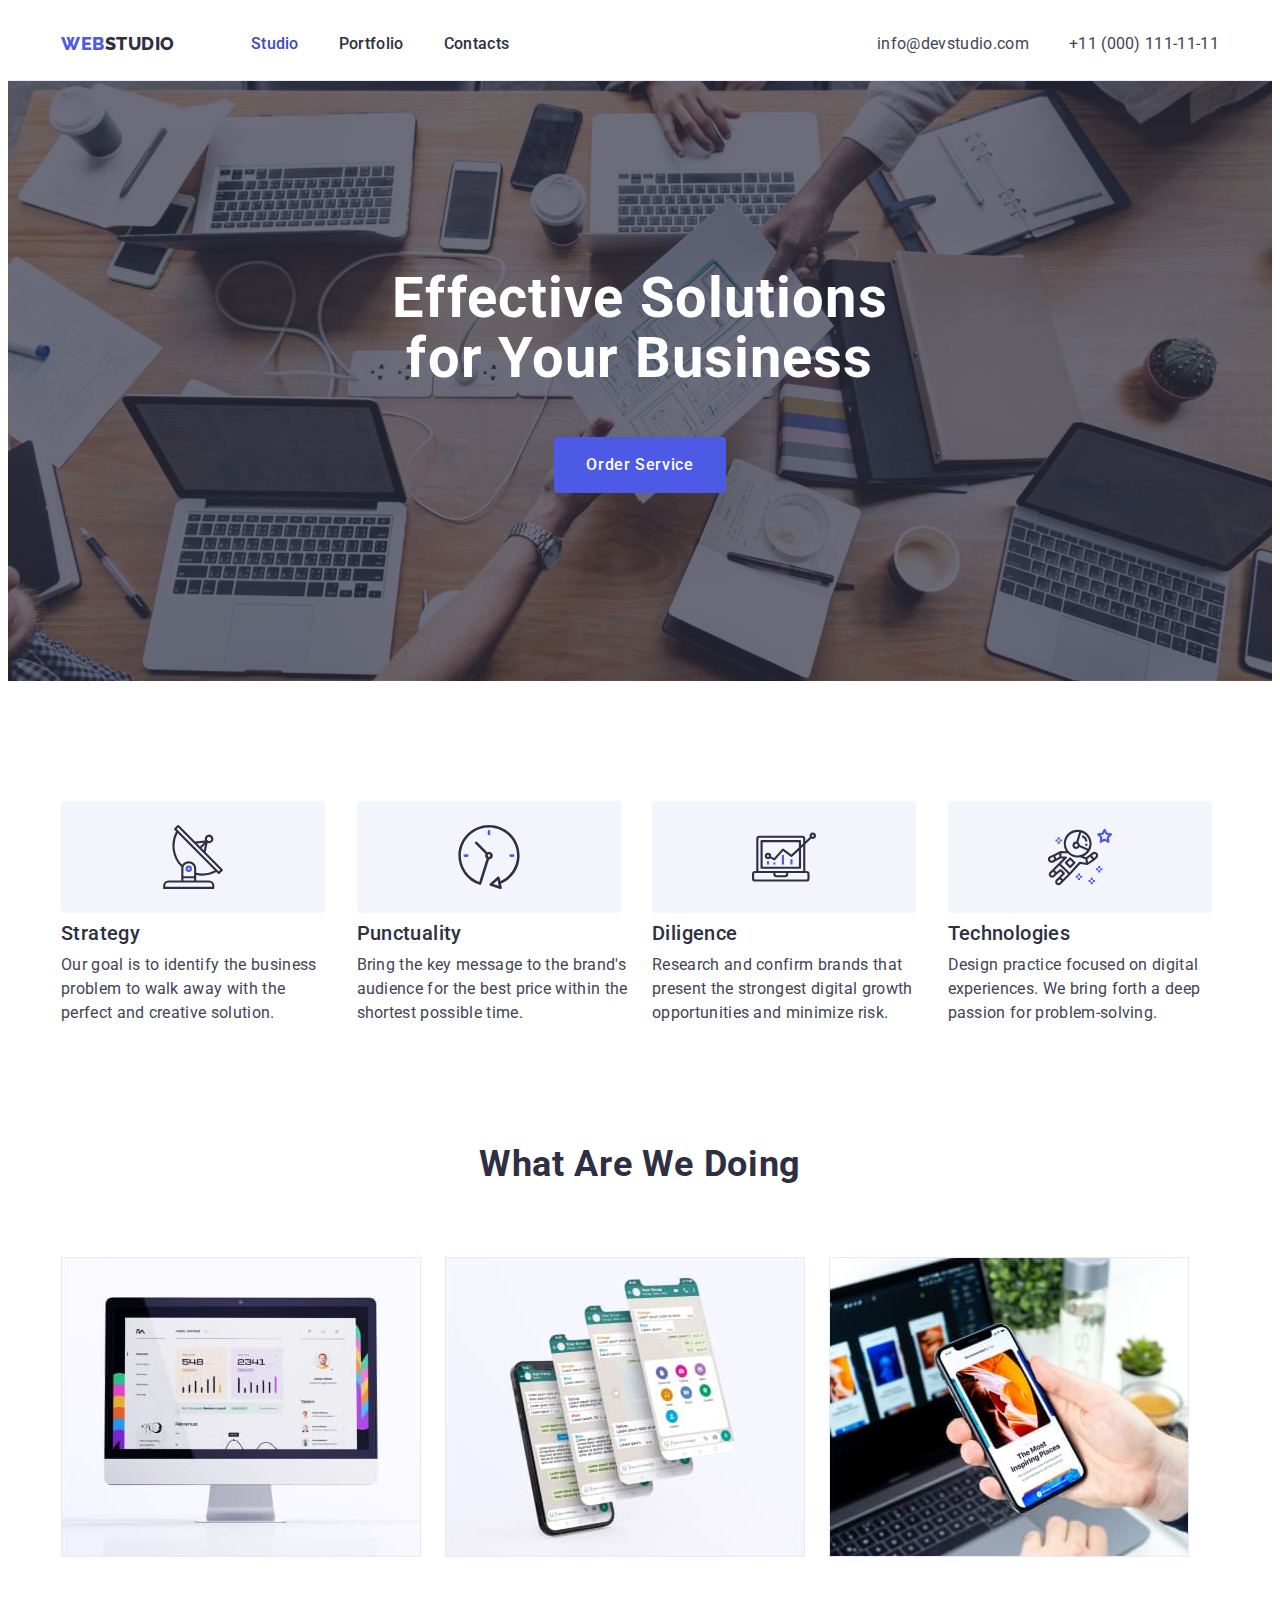
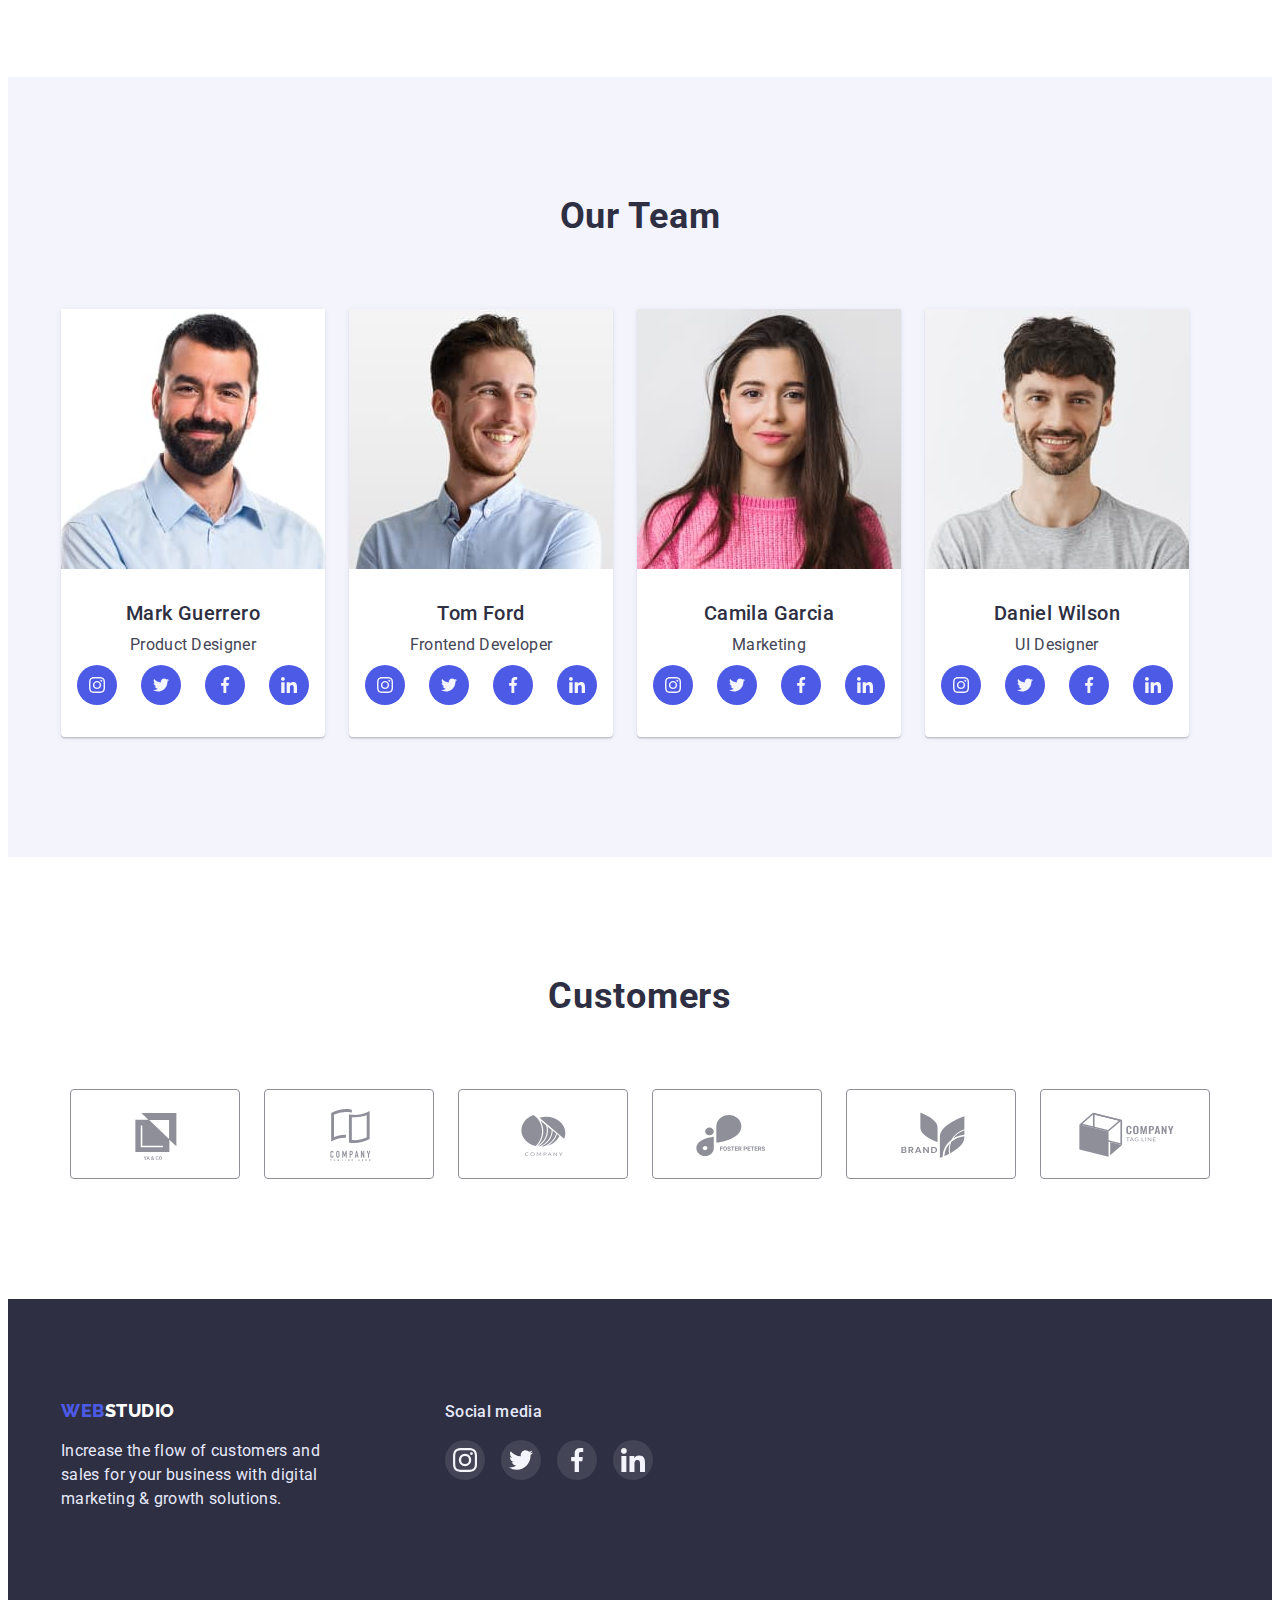
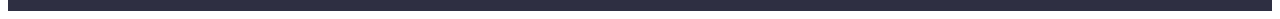
<file: index.html>
<!DOCTYPE html>
<html lang="en">
  <head>
    <meta charset="UTF-8" />
    <meta http-equiv="X-UA-Compatible" content="IE=edge" />
    <meta name="viewport" content="width=device-width, initial-scale=1.0" />
    <title>Studio</title>
    <link rel="preconnect" href="https://fonts.googleapis.com" />
    <link rel="preconnect" href="https://fonts.gstatic.com" crossorigin />
    <link
      href="https://fonts.googleapis.com/css2?family=Raleway:wght@800&family=Roboto:wght@400;500;700;900&display=swap"
      rel="stylesheet"
    />
    <link
      rel="stylesheet"
      href="https://cdnjs.cloudflare.com/ajax/libs/modern-normalize/1.1.0/modern-normalize.min.css"
      integrity="sha512-wpPYUAdjBVSE4KJnH1VR1HeZfpl1ub8YT/NKx4PuQ5NmX2tKuGu6U/JRp5y+Y8XG2tV+wKQpNHVUX03MfMFn9Q=="
      crossorigin="anonymous"
      referrerpolicy="no-referrer"
    />
    <link rel="stylesheet" href="./css/styles.css" />
  </head>
  <body>
    <header class="page-header">
      <div class="container header-container">
        <nav class="page-nav">
          <a class="logo-light-background logo" href="./index.html"
            ><span class="logo-first">Web</span>Studio</a
          >
          <ul class="page-menu list">
            <li class="menu-item">
              <a class="menu-link link current" href="./index.html">Studio</a>
            </li>
            <li class="menu-item">
              <a class="menu-link link" href="./portfolio.html">Portfolio</a>
            </li>
            <li class="menu-item">
              <a class="menu-link link" href="./index.html">Contacts</a>
            </li>
          </ul>
        </nav>
        <address>
          <ul class="address-list list">
            <li class="address-item">
              <a class="address-link link text" href="mailto:info@devstudio.com"
                >info@devstudio.com</a
              >
            </li>
            <li class="address-item">
              <a class="address-link link text" href="tel:+110001111111"
                >+11 (000) 111-11-11</a
              >
            </li>
          </ul>
        </address>
      </div>
    </header>
    <main>
      <section class="page-hero">
        <div class="container">
          <h1 class="hero-title">Effective Solutions for Your Business</h1>
          <button class="hero-button btn" type="button">Order Service</button>
        </div>
      </section>
      <section class="section">
        <div class="container">
          <h2 class="visually-hidden">Our advantages</h2>
          <ul class="advantages-list list">
            <li class="advantages-item">
              <div class="icons-advantages-border">
                <svg class="icons-advantages">
                  <use href="./images/icons.svg#icon-strategy"></use>
                </svg>
              </div>
              <h3 class="under-subtitle">Strategy</h3>
              <p class="text">
                Our goal is to identify the business problem to walk away with
                the perfect and creative solution.
              </p>
            </li>
            <li class="advantages-item">
              <div class="icons-advantages-border">
                <svg class="icons-advantages">
                  <use href="./images/icons.svg#icon-punctuality"></use>
                </svg>
              </div>
              <h3 class="under-subtitle">Punctuality</h3>
              <p class="text">
                Bring the key message to the brand's audience for the best price
                within the shortest possible time.
              </p>
            </li>
            <li class="advantages-item">
              <div class="icons-advantages-border">
                <svg class="icons-advantages">
                  <use href="./images/icons.svg#icon-diligence"></use>
                </svg>
              </div>
              <h3 class="under-subtitle">Diligence</h3>
              <p class="text">
                Research and confirm brands that present the strongest digital
                growth opportunities and minimize risk.
              </p>
            </li>
            <li class="advantages-item">
              <div class="icons-advantages-border">
                <svg class="icons-advantages">
                  <use href="./images/icons.svg#icon-technologies"></use>
                </svg>
              </div>
              <h3 class="under-subtitle">Technologies</h3>
              <p class="text">
                Design practice focused on digital experiences. We bring forth a
                deep passion for problem-solving.
              </p>
            </li>
          </ul>
        </div>
      </section>
      <section class="page-works section">
        <div class="container">
          <h2 class="subtitle">What are we doing</h2>
          <ul class="works-list list">
            <li>
              <img
                src="./images/works/websites.jpg"
                alt="website on a computer"
                width="360"
                height="300"
              />
            </li>
            <li>
              <img
                src="./images/works/bots.jpg"
                alt="open chats on phone"
                width="360"
                height="300"
              />
            </li>
            <li>
              <img
                src="./images/works/apps.jpg"
                alt="open app on phone"
                width="360"
                height="300"
              />
            </li>
          </ul>
        </div>
      </section>
      <section class="page-team section">
        <div class="container">
          <h2 class="subtitle">Our Team</h2>
          <ul class="team-list list">
            <li class="team-item">
              <img
                src="./images/team/Mark-Guerrero.jpg"
                alt="pictured Mark Guerrero"
                width="264"
                height="260"
              />
              <div class="team-card-wrapper">
                <h3 class="under-subtitle">Mark Guerrero</h3>
                <p class="text">Product Designer</p>
                <ul class="social-list-team list">
                  <li class="social-item-team">
                    <a href="#" class="social-links-team">
                      <svg class="social-icons-team">
                        <use href="./images/icons.svg#icon-instagram"></use>
                      </svg>
                    </a>
                  </li>
                  <li class="social-item-team">
                    <a href="#" class="social-links-team">
                      <svg class="social-icons-team">
                        <use href="./images/icons.svg#icon-twitter"></use>
                      </svg>
                    </a>
                  </li>
                  <li class="social-item-team">
                    <a href="#" class="social-links-team">
                      <svg class="social-icons-team">
                        <use href="./images/icons.svg#icon-facebook"></use>
                      </svg>
                    </a>
                  </li>
                  <li class="social-item-team">
                    <a href="#" class="social-links-team">
                      <svg class="social-icons-team">
                        <use href="./images/icons.svg#icon-linkedin"></use>
                      </svg>
                    </a>
                  </li>
                </ul>
              </div>
            </li>
            <li class="team-item">
              <img
                src="./images/team/Tom-Ford.jpg"
                alt="pictured Tom Ford"
                width="264"
                height="260"
              />
              <div class="team-card-wrapper">
                <h3 class="under-subtitle">Tom Ford</h3>
                <p class="text">Frontend Developer</p>
                <ul class="social-list-team list">
                  <li class="social-item-team">
                    <a href="#" class="social-links-team">
                      <svg class="social-icons-team">
                        <use href="./images/icons.svg#icon-instagram"></use>
                      </svg>
                    </a>
                  </li>
                  <li class="social-item-team">
                    <a href="#" class="social-links-team">
                      <svg class="social-icons-team">
                        <use href="./images/icons.svg#icon-twitter"></use>
                      </svg>
                    </a>
                  </li>
                  <li class="social-item-team">
                    <a href="#" class="social-links-team">
                      <svg class="social-icons-team">
                        <use href="./images/icons.svg#icon-facebook"></use>
                      </svg>
                    </a>
                  </li>
                  <li class="social-item-team">
                    <a href="#" class="social-links-team">
                      <svg class="social-icons-team">
                        <use href="./images/icons.svg#icon-linkedin"></use>
                      </svg>
                    </a>
                  </li>
                </ul>
              </div>
            </li>
            <li class="team-item">
              <img
                src="./images/team/Camila-Garcia.jpg"
                alt="pictured Camila Garcia"
                width="264"
                height="260"
              />
              <div class="team-card-wrapper">
                <h3 class="under-subtitle">Camila Garcia</h3>
                <p class="text">Marketing</p>
                <ul class="social-list-team list">
                  <li class="social-item-team">
                    <a href="#" class="social-links-team">
                      <svg class="social-icons-team">
                        <use href="./images/icons.svg#icon-instagram"></use>
                      </svg>
                    </a>
                  </li>
                  <li class="social-item-team">
                    <a href="#" class="social-links-team">
                      <svg class="social-icons-team">
                        <use href="./images/icons.svg#icon-twitter"></use>
                      </svg>
                    </a>
                  </li>
                  <li class="social-item-team">
                    <a href="#" class="social-links-team">
                      <svg class="social-icons-team">
                        <use href="./images/icons.svg#icon-facebook"></use>
                      </svg>
                    </a>
                  </li>
                  <li class="social-item-team">
                    <a href="#" class="social-links-team">
                      <svg class="social-icons-team">
                        <use href="./images/icons.svg#icon-linkedin"></use>
                      </svg>
                    </a>
                  </li>
                </ul>
              </div>
            </li>
            <li class="team-item">
              <img
                src="./images/team/Daniel-Wilson.jpg"
                alt="pictured Daniel Wilson"
                width="264"
                height="260"
              />
              <div class="team-card-wrapper">
                <h3 class="under-subtitle">Daniel Wilson</h3>
                <p class="text">UI Designer</p>
                <ul class="social-list-team list">
                  <li class="social-item-team">
                    <a href="#" class="social-links-team">
                      <svg class="social-icons-team">
                        <use href="./images/icons.svg#icon-instagram"></use>
                      </svg>
                    </a>
                  </li>
                  <li class="social-item-team">
                    <a href="#" class="social-links-team">
                      <svg class="social-icons-team">
                        <use href="./images/icons.svg#icon-twitter"></use>
                      </svg>
                    </a>
                  </li>
                  <li class="social-item-team">
                    <a href="#" class="social-links-team">
                      <svg class="social-icons-team">
                        <use href="./images/icons.svg#icon-facebook"></use>
                      </svg>
                    </a>
                  </li>
                  <li class="social-item-team">
                    <a href="#" class="social-links-team">
                      <svg class="social-icons-team">
                        <use href="./images/icons.svg#icon-linkedin"></use>
                      </svg>
                    </a>
                  </li>
                </ul>
              </div>
            </li>
          </ul>
        </div>
      </section>
      <section class="section">
        <div class="container">
          <h2 class="subtitle">Customers</h2>
          <ul class="customers-list list">
            <li class="customers-item">
              <a class="customers-link" href="#">
                <svg class="customers-icon">
                  <use href="./images/icons.svg#icon-customers-1"></use>
                </svg>
              </a>
            </li>
            <li class="customers-item">
              <a class="customers-link" href="#"
                ><svg class="customers-icon">
                  <use href="./images/icons.svg#icon-customers-2"></use>
                </svg>
              </a>
            </li>
            <li class="customers-item">
              <a class="customers-link" href="#"
                ><svg class="customers-icon">
                  <use href="./images/icons.svg#icon-customers-3"></use>
                </svg>
              </a>
            </li>
            <li class="customers-item">
              <a class="customers-link" href="#"
                ><svg class="customers-icon">
                  <use href="./images/icons.svg#icon-customers-4"></use>
                </svg>
              </a>
            </li>
            <li class="customers-item">
              <a class="customers-link" href="#"
                ><svg class="customers-icon">
                  <use href="./images/icons.svg#icon-customers-5"></use>
                </svg>
              </a>
            </li>
            <li class="customers-item">
              <a class="customers-link" href="#"
                ><svg class="customers-icon">
                  <use href="./images/icons.svg#icon-customers-6"></use>
                </svg>
              </a>
            </li>
          </ul>
        </div>
      </section>
    </main>
    <footer class="footer">
      <div class="footer-container container">
        <div class="footer-about">
          <a class="logo-dark-background logo" href="./index.html"
            ><span class="logo-first">Web</span>Studio</a
          >
          <p class="footer-text text">
            Increase the flow of customers and sales for your business with
            digital marketing & growth solutions.
          </p>
        </div>
        <div>
          <p class="social-link-text text">Social media</p>
          <ul class="social-list-footer list">
            <li class="social-item-footer">
              <a class="social-links-footer" href="#">
                <svg class="social-icon-footer">
                  <use href="./images/icons.svg#icon-instagram"></use>
                </svg>
              </a>
            </li>
            <li class="social-item-footer">
              <a class="social-links-footer" href="#">
                <svg class="social-icon-footer">
                  <use href="./images/icons.svg#icon-twitter"></use>
                </svg>
              </a>
            </li>
            <li class="social-item-footer">
              <a class="social-links-footer" href="#">
                <svg class="social-icon-footer">
                  <use href="./images/icons.svg#icon-facebook"></use>
                </svg>
              </a>
            </li>
            <li class="social-item-footer">
              <a class="social-links-footer" href="#">
                <svg class="social-icon-footer">
                  <use href="./images/icons.svg#icon-linkedin"></use>
                </svg>
              </a>
            </li>
          </ul>
        </div>
      </div>
    </footer>
  </body>
</html>
</file>
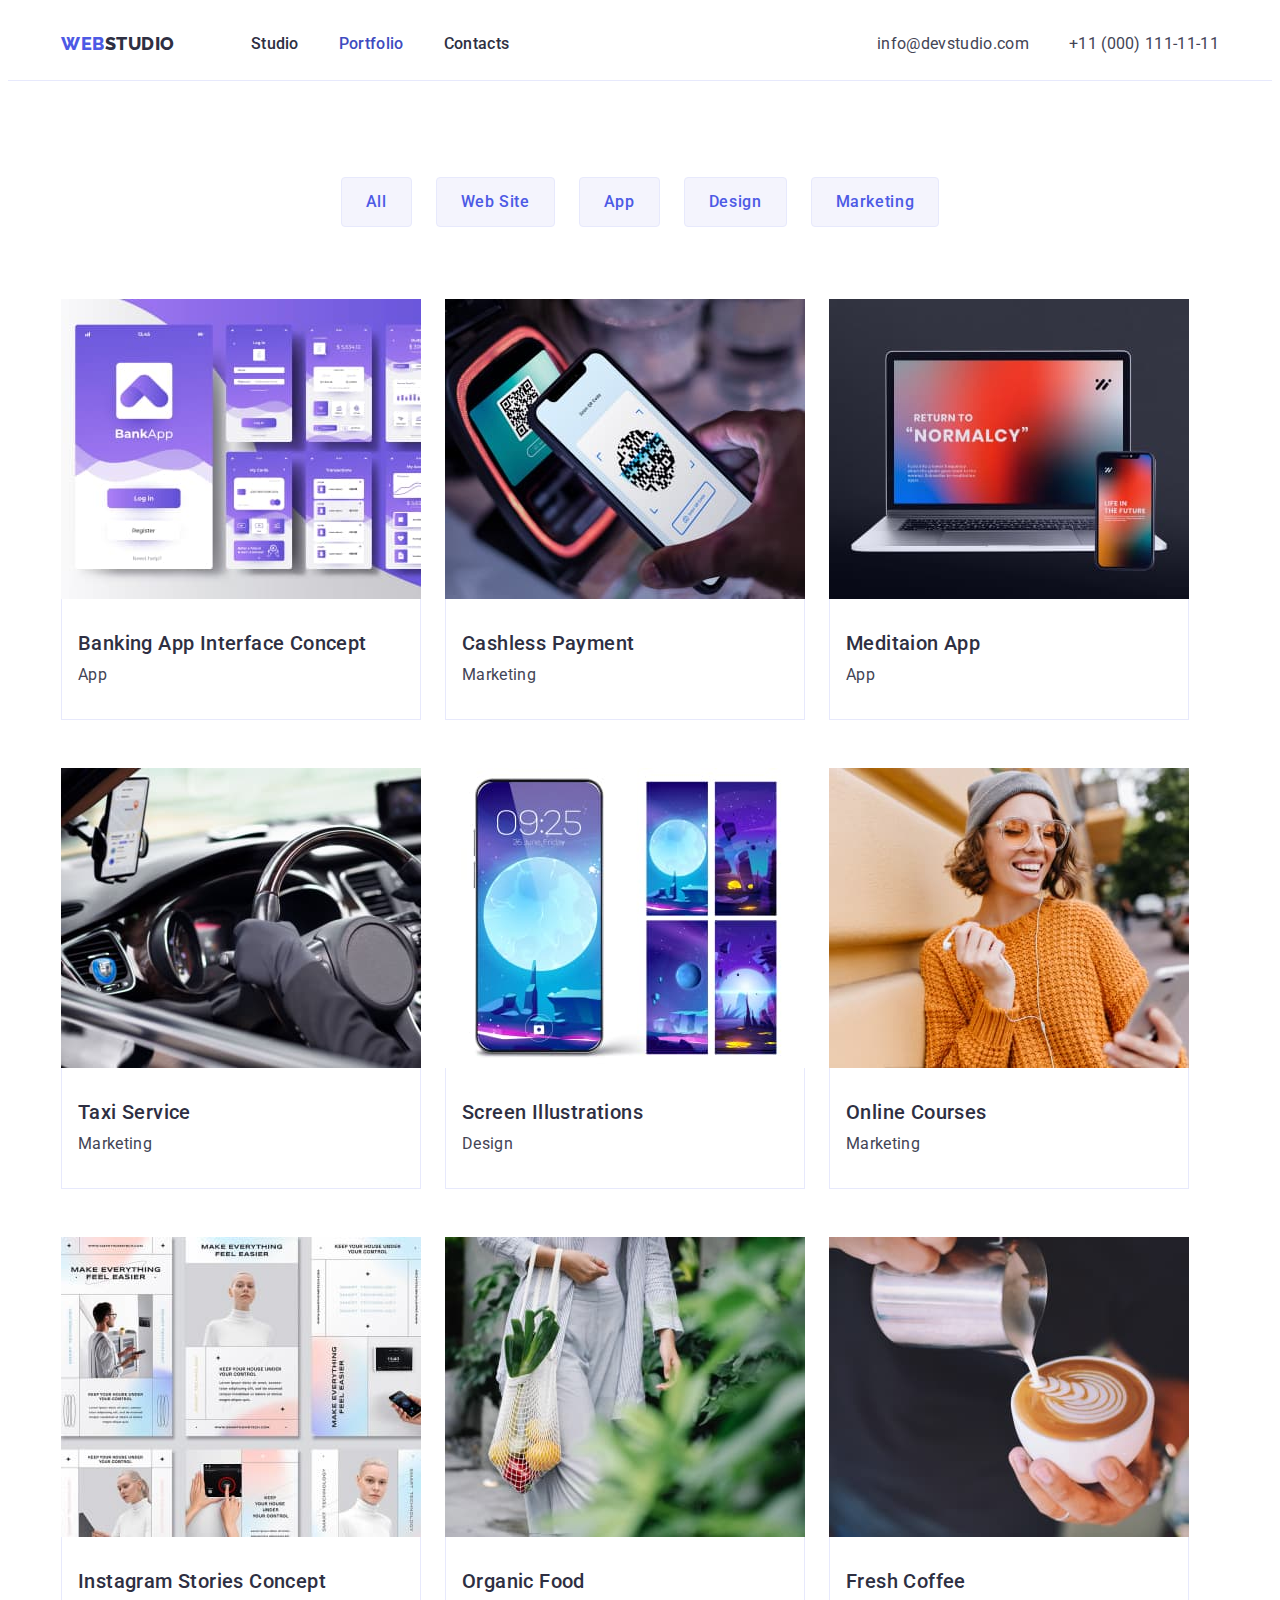
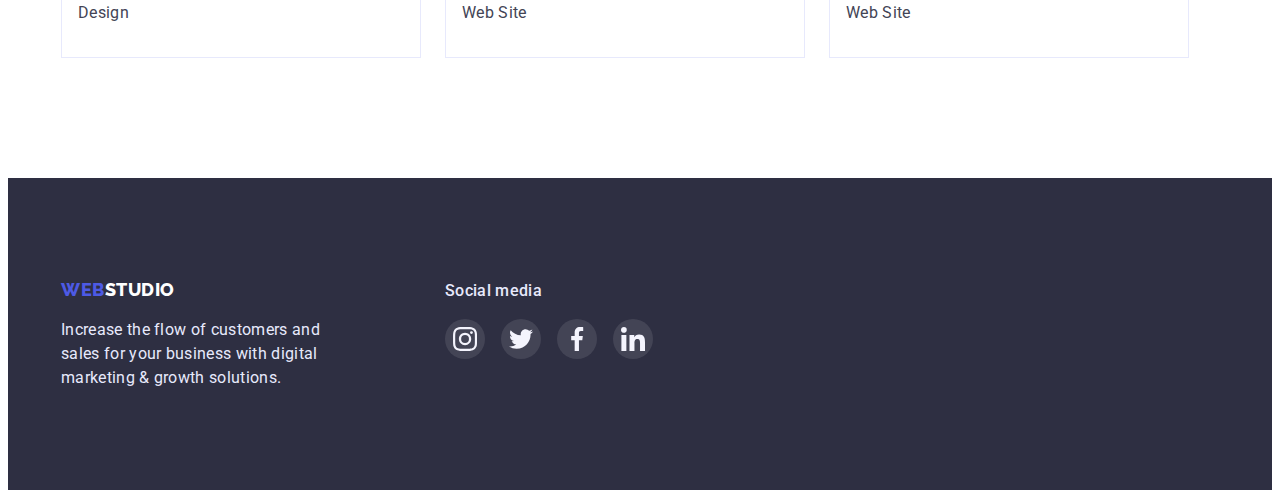
<file: portfolio.html>
<!DOCTYPE html>
<html lang="en">
  <head>
    <meta charset="UTF-8" />
    <meta http-equiv="X-UA-Compatible" content="IE=edge" />
    <meta name="viewport" content="width=device-width, initial-scale=1.0" />
    <title>Portfolio</title>
    <link rel="preconnect" href="https://fonts.googleapis.com" />
    <link rel="preconnect" href="https://fonts.gstatic.com" crossorigin />
    <link
      href="https://fonts.googleapis.com/css2?family=Raleway:wght@800&family=Roboto:wght@400;500;700;900&display=swap"
      rel="stylesheet"
    />
    <link
      rel="stylesheet"
      href="https://cdnjs.cloudflare.com/ajax/libs/modern-normalize/1.1.0/modern-normalize.min.css"
      integrity="sha512-wpPYUAdjBVSE4KJnH1VR1HeZfpl1ub8YT/NKx4PuQ5NmX2tKuGu6U/JRp5y+Y8XG2tV+wKQpNHVUX03MfMFn9Q=="
      crossorigin="anonymous"
      referrerpolicy="no-referrer"
    />
    <link rel="stylesheet" href="./css/styles.css" />
  </head>
  <body>
    <header class="page-header">
      <div class="container header-container">
        <nav class="page-nav">
          <a class="logo-light-background logo" href="./index.html"
            ><span class="logo-first">Web</span>Studio</a
          >
          <ul class="page-menu list">
            <li class="menu-item">
              <a class="menu-link link" href="./index.html">Studio</a>
            </li>
            <li class="menu-item">
              <a class="menu-link link current" href="./portfolio.html"
                >Portfolio</a
              >
            </li>
            <li class="menu-item">
              <a class="menu-link link" href="./index.html">Contacts</a>
            </li>
          </ul>
        </nav>
        <address>
          <ul class="address-list list">
            <li class="address-item">
              <a class="address-link link text" href="mailto:info@devstudio.com"
                >info@devstudio.com</a
              >
            </li>
            <li class="address-item">
              <a class="address-link link text" href="tel:+110001111111"
                >+11 (000) 111-11-11</a
              >
            </li>
          </ul>
        </address>
      </div>
    </header>
    <main>
      <section class="page-projects section">
        <div class="container">
          <h1 class="visually-hidden">Our projects</h1>
          <ul class="projects-filtr list">
            <li class="projects-item">
              <button class="projects-button btn" type="button">All</button>
            </li>
            <li class="projects-item">
              <button class="projects-button btn" type="button">
                Web Site
              </button>
            </li>
            <li class="projects-item">
              <button class="projects-button btn" type="button">App</button>
            </li>
            <li class="projects-item">
              <button class="projects-button btn" type="button">Design</button>
            </li>
            <li class="projects-item">
              <button class="projects-button btn" type="button">
                Marketing
              </button>
            </li>
          </ul>
          <ul class="projects-objects list">
            <li class="projects-cards">
              <img
                src="./images/portfolio/banking-app.jpg"
                alt="screenshot of the bank app"
                width="360"
                height="300"
              />
              <div class="projects-wrapper">
                <h2 class="under-subtitle">Banking App Interface Concept</h2>
                <p class="text">App</p>
              </div>
            </li>
            <li class="projects-cards">
              <img
                src="./images/portfolio/cashless-payment.jpg"
                alt="pay by phone using QR code"
                width="360"
                height="300"
              />
              <div class="projects-wrapper">
                <h2 class="under-subtitle">Cashless Payment</h2>
                <p class="text">Marketing</p>
              </div>
            </li>
            <li class="projects-cards">
              <img
                src="./images/portfolio/meditation-app.jpg"
                alt="laptop and phone screen with meditation app open"
                width="360"
                height="300"
              />
              <div class="projects-wrapper">
                <h2 class="under-subtitle">Meditaion App</h2>
                <p class="text">App</p>
              </div>
            </li>
            <li class="projects-cards">
              <img
                src="./images/portfolio/taxi-service.jpg"
                alt="steering wheel and open taxi app on phone"
                width="360"
                height="300"
              />
              <div class="projects-wrapper">
                <h2 class="under-subtitle">Taxi Service</h2>
                <p class="text">Marketing</p>
              </div>
            </li>
            <li class="projects-cards">
              <img
                src="./images/portfolio/screen-illustrations.jpg"
                alt="illustrations on the phone"
                width="360"
                height="300"
              />
              <div class="projects-wrapper">
                <h2 class="under-subtitle">Screen Illustrations</h2>
                <p class="text">Design</p>
              </div>
            </li>
            <li class="projects-cards">
              <img
                src="./images/portfolio/online-courses.jpg"
                alt="girl with phone"
                width="360"
                height="300"
              />
              <div class="projects-wrapper">
                <h2 class="under-subtitle">Online Courses</h2>
                <p class="text">Marketing</p>
              </div>
            </li>
            <li class="projects-cards">
              <img
                src="./images/portfolio/instagram-stories.jpg"
                alt="different types of stories on instagram"
                width="360"
                height="300"
              />
              <div class="projects-wrapper">
                <h2 class="under-subtitle">Instagram Stories Concept</h2>
                <p class="text">Design</p>
              </div>
            </li>
            <li class="projects-cards">
              <img
                src="./images/portfolio/organic-food.jpg"
                alt="man carries a bag of vegetables and fruits"
                width="360"
                height="300"
              />
              <div class="projects-wrapper">
                <h2 class="under-subtitle">Organic Food</h2>
                <p class="text">Web Site</p>
              </div>
            </li>
            <li class="projects-cards">
              <img
                src="./images/portfolio/fresh-coffee.jpg"
                alt="man pouring coffee into a cup"
                width="360"
                height="300"
              />
              <div class="projects-wrapper">
                <h2 class="under-subtitle">Fresh Coffee</h2>
                <p class="text">Web Site</p>
              </div>
            </li>
          </ul>
        </div>
      </section>
    </main>
    <footer class="footer">
      <div class="footer-container container">
        <div class="footer-about">
          <a class="logo-dark-background logo" href="./index.html"
            ><span class="logo-first">Web</span>Studio</a
          >
          <p class="footer-text text">
            Increase the flow of customers and sales for your business with
            digital marketing & growth solutions.
          </p>
        </div>
        <div>
          <p class="social-link-text text">Social media</p>
          <ul class="social-list-footer list">
            <li class="social-item-footer">
              <a class="social-links-footer" href="#">
                <svg class="social-icon-footer">
                  <use href="./images/icons.svg#icon-instagram"></use>
                </svg>
              </a>
            </li>
            <li class="social-item-footer">
              <a class="social-links-footer" href="#">
                <svg class="social-icon-footer">
                  <use href="./images/icons.svg#icon-twitter"></use>
                </svg>
              </a>
            </li>
            <li class="social-item-footer">
              <a class="social-links-footer" href="#">
                <svg class="social-icon-footer">
                  <use href="./images/icons.svg#icon-facebook"></use>
                </svg>
              </a>
            </li>
            <li class="social-item-footer">
              <a class="social-links-footer" href="#">
                <svg class="social-icon-footer">
                  <use href="./images/icons.svg#icon-linkedin"></use>
                </svg>
              </a>
            </li>
          </ul>
        </div>
      </div>
    </footer>
  </body>
</html>
</file>
<file: css/styles.css>
:root {
  --primary-text-style: Roboto, sans-serif;
  --text-style-logo: Raleway, sans-serif;

  --primary-text-color-light-background: #2e2f42;
  --secondary-text-color-light-background: #434455;

  --primary-text-color-dark-background: #ffffff;
  --secondary-text-color-dark-background: #e7e9fc;

  --primary-color-accent: #404bbf;
  --secondary-color-accent: #4d5ae5;

  --primary-light-background: #ffffff;
  --secondary-light-background: #f4f4fd;

  --primary-dark-background: #2e2f42;

  --border-wrapper-color: #e7e9fc;
  --border-color: #000000;

  --card-set-gap: 24px;
}

/*-----------------------COMPONENTS-----------------*/

body {
  font-family: var(--primary-text-style);
  color: var(--primary-text-color-light-background);
  background-color: (var(--primary-light-background));
}

h1,
h2,
h3,
h4,
p {
  margin-top: 0;
  margin-bottom: 0;
}

ul,
ol {
  margin-top: 0;
  margin-bottom: 0;
  padding-left: 0;
}

img {
  display: block;
  max-width: 100%;
}

a {
  color: currentColor;
}

button {
  cursor: pointer;
}

address {
  font-style: normal;
}

.list {
  list-style-type: none;
}

.link {
  text-decoration: none;
}

.link:hover,
.link:focus {
  color: var(--primary-color-accent);
}

.logo-first {
  color: var(--secondary-color-accent);
}

.visually-hidden {
  position: absolute;
  width: 1px;
  height: 1px;
  margin: -1px;
  border: 0;
  padding: 0;
  white-space: nowrap;
  clip-path: inset(100%);
  clip: rect(0 0 0 0);
  overflow: hidden;
}

.subtitle {
  font-size: 36px;
  line-height: 1.11;
  text-transform: capitalize;
  letter-spacing: 0.02em;

  margin-bottom: 72px;
  text-align: center;
}

.under-subtitle {
  font-size: 20px;
  line-height: 1.2;
  font-weight: 500;
  letter-spacing: 0.02em;

  margin-bottom: 8px;
}

.container {
  width: 1158px;
  margin-left: auto;
  margin-right: auto;
  padding-left: 15px;
  padding-right: 15px;
}

.section {
  padding-top: 120px;
  padding-bottom: 120px;
}

.text {
  color: var(--secondary-text-color-light-background);
  line-height: 1.5;
  letter-spacing: 0.02em;
}

.btn {
  letter-spacing: 0.04em;
  font-family: inherit;
  font-size: 16px;
  line-height: 1.5;
  font-weight: 500;
  border-radius: 4px;
  border: none;
}

.logo {
  text-decoration: none;
  font-family: var(--text-style-logo);
  font-weight: 800;
  font-size: 18px;
  line-height: 1.33;
  text-transform: uppercase;
  letter-spacing: 0.03em;
}
/*/-----------------------COMPONENTS-----------------*/

/*---------------------------HEADER-------------------------*/

.page-header {
  border-bottom: 1px solid var(--border-wrapper-color);
}

.page-nav {
  display: flex;
  align-items: center;
}

.header-container {
  display: flex;
  align-items: center;
  justify-content: space-between;
}

.logo-light-background {
  color: var(--primary-text-color-light-background);

  margin-right: 76px;
}

.page-menu {
  display: flex;
  align-items: center;
}

.menu-item:not(:last-child) {
  margin-right: 40px;
}

.menu-link {
  color: inherit;
  line-height: 1.5;
  letter-spacing: 0.02em;
  font-weight: 500;
  display: block;
  padding: 24px 0;
}

.menu-link.current {
  color: var(--primary-color-accent);
}

.address-list {
  display: flex;
  align-items: center;
}

.address-item:not(:last-child) {
  margin-right: 40px;
}

.address-link {
  display: block;
  font-style: normal;
  padding: 24px 0;
}

.address-link:hover,
.address-link:focus {
  color: var(--primary-color-accent);
}

/*/---------------------------HEADER-------------------------*/

/*---------------------------HERO-------------------------*/
.page-hero {
  padding-top: 188px;
  padding-bottom: 188px;

  max-width: 1440px;
  margin: 0 auto;
  background-image: linear-gradient(
      to right,
      rgba(46, 47, 66, 0.7),
      rgba(46, 47, 66, 0.7)
    ),
    url(../images/hero/hero-bg.jpg);
  background-repeat: no-repeat;
  background-position: center;
  background-size: auto;
}

.hero-title {
  font-size: 56px;
  line-height: 1.07;
  color: var(--primary-text-color-dark-background);
  letter-spacing: 0.02em;

  text-align: center;
  width: 496px;
  margin-bottom: 48px;
  margin-left: auto;
  margin-right: auto;
}

.hero-button {
  display: block;
  margin: 0 auto;
  background-color: var(--secondary-color-accent);
  color: var(--primary-text-color-dark-background);
  padding: 16px 32px;
}

.hero-button:hover,
.hero-button:focus {
  background-color: var(--primary-color-accent);
}

/*/---------------------------HERO-------------------------*/

/*---------------------------ADVANTAGES-SECTION------------------------*/

.advantages-list {
  display: flex;
  gap: var(--card-set-gap);
}

.advantages-item {
  flex-basis: calc((100% - 3 * var(--card-set-gap)) / 4);
}

.icons-advantages {
  width: 64px;
  height: 64px;
}

.icons-advantages-border {
  display: flex;
  background-color: var(--secondary-light-background);
  width: 264px;
  height: 112px;
  justify-content: center;
  align-items: center;
  border-radius: 4px;
  margin-bottom: 8px;
}

/*/---------------------------ADVANTAGES-SECTION------------------------*/

/*---------------------------WORKS-SECTION-----------------------*/

.page-works {
  padding-top: 0;
}

.works-list {
  display: flex;
  gap: var(--card-set-gap);
}

/*/---------------------------WORKS-SECTION-----------------------*/

/*---------------------------TEAM-SECTION-----------------------*/

.page-team {
  background-color: var(--secondary-light-background);
}

.team-list {
  display: flex;
  gap: var(--card-set-gap);
}

.team-item {
  background-color: var(--primary-light-background);
  box-shadow: 0px 1px 6px rgba(46, 47, 66, 0.08),
    0px 1px 1px rgba(46, 47, 66, 0.16), 0px 2px 1px rgba(46, 47, 66, 0.08);
  border-radius: 0px 0px 4px 4px;
}

.team-card-wrapper {
  text-align: center;
  padding-top: 32px;
  padding-bottom: 32px;
}

.social-icons-team {
  width: 16px;
  height: 16px;
  fill: #f4f4fd;
}

.social-links-team {
  display: flex;
  width: 40px;
  height: 40px;
  border-radius: 50%;
  background-color: var(--secondary-color-accent);
  align-items: center;
  justify-content: center;
}

.social-item-team:not(:last-child) {
  margin-right: var(--card-set-gap);
}

.social-list-team {
  display: flex;
  justify-content: center;
  margin-top: 8px;
}

.social-links-team:hover,
.social-links-team:focus {
  background-color: var(--primary-color-accent);
}

/*/---------------------------TEAM-SECTION-----------------------*/

/*-----------------------CUSTOMERS-SECTION------------------------*/
.customers-list {
  display: flex;
  justify-content: center;
}

.customers-link {
  display: flex;
  width: 168px;
  height: 88px;
  align-items: center;
  justify-content: center;
  border: 1px solid #8e8f99;
  border-radius: 4px;
}

.customers-item:not(:last-child) {
  margin-right: var(--card-set-gap);
}

.customers-link:focus,
.customers-link:hover {
  border: 1px solid var(--primary-color-accent);
}

.customers-icon {
  width: 104px;
  height: 56px;
  fill: #8e8f99;
}

.customers-link:focus .customers-icon,
.customers-link:hover .customers-icon {
  fill: var(--primary-color-accent);
}

/*/---------------------------CUSTOMERS-SECTION-----------------------*/

/*-----------------------PROJECTS-SECTION------------------------*/

.page-projects {
  padding-top: 96px;
}

.projects-filtr {
  display: flex;
  margin-bottom: 72px;
  justify-content: center;
}

.projects-item:not(:last-child) {
  margin-right: var(--card-set-gap);
}

.projects-button {
  color: var(--secondary-color-accent);
  background: var(--secondary-light-background);
  border: 1px solid var(--secondary-text-color-dark-background);

  padding: 12px 24px;
}

.projects-button:hover,
.projects-button:focus {
  background-color: var(--primary-color-accent);
  color: var(--primary-light-background);
  box-shadow: 0px 3px 1px rgba(0, 0, 0, 0.1), 0px 2px 1px rgba(0, 0, 0, 0.08),
    0px 2px 2px rgba(0, 0, 0, 0.12);
  border: 1px solid var(--primary-color-accent);
}

.projects-objects {
  display: flex;
  flex-wrap: wrap;
  gap: 48px var(--card-set-gap);
}

.projects-wrapper {
  padding-top: 32px;
  padding-bottom: 32px;
  border: 1px solid var(--border-wrapper-color);
  padding-left: 16px;

  border-top: none;
}

.projects-cards:hover {
  cursor: pointer;
  box-shadow: 0px 1px 6px rgba(46, 47, 66, 0.08),
    0px 1px 1px rgba(46, 47, 66, 0.16), 0px 2px 1px rgba(46, 47, 66, 0.08);
}
/*/-----------------------PROJECTS-SECTION------------------------*/

/*---------------------------FOOTER-----------------------*/

.footer {
  background-color: var(--primary-dark-background);
  padding-top: 100px;
  padding-bottom: 100px;
}

.footer-container {
  display: flex;
  align-items: baseline;
}

.footer-about {
  margin-right: 120px;
}

.logo-dark-background {
  color: var(--primary-text-color-dark-background);
}

.footer-text {
  color: var(--secondary-text-color-dark-background);
  margin-top: 16px;
  width: 264px;
}

.social-link-text {
  font-weight: 500;
  color: var(--secondary-text-color-dark-background);
  margin-bottom: 16px;
}

.social-links-footer {
  display: flex;
  width: 40px;
  height: 40px;
  border-radius: 50%;
  background-color: rgba(255, 255, 255, 0.1);
  align-items: center;
  justify-content: center;
}

.social-links-footer:hover,
.social-links-footer:focus {
  background-color: #31d0aa;
}

.social-item-footer {
  margin-right: 16px;
}

.social-list-footer {
  display: flex;
}

.social-icon-footer {
  display: flex;
  width: 24px;
  height: 24px;
  fill: var(--secondary-light-background);
}

/*/---------------------------FOOTER-----------------------*/
</file>
